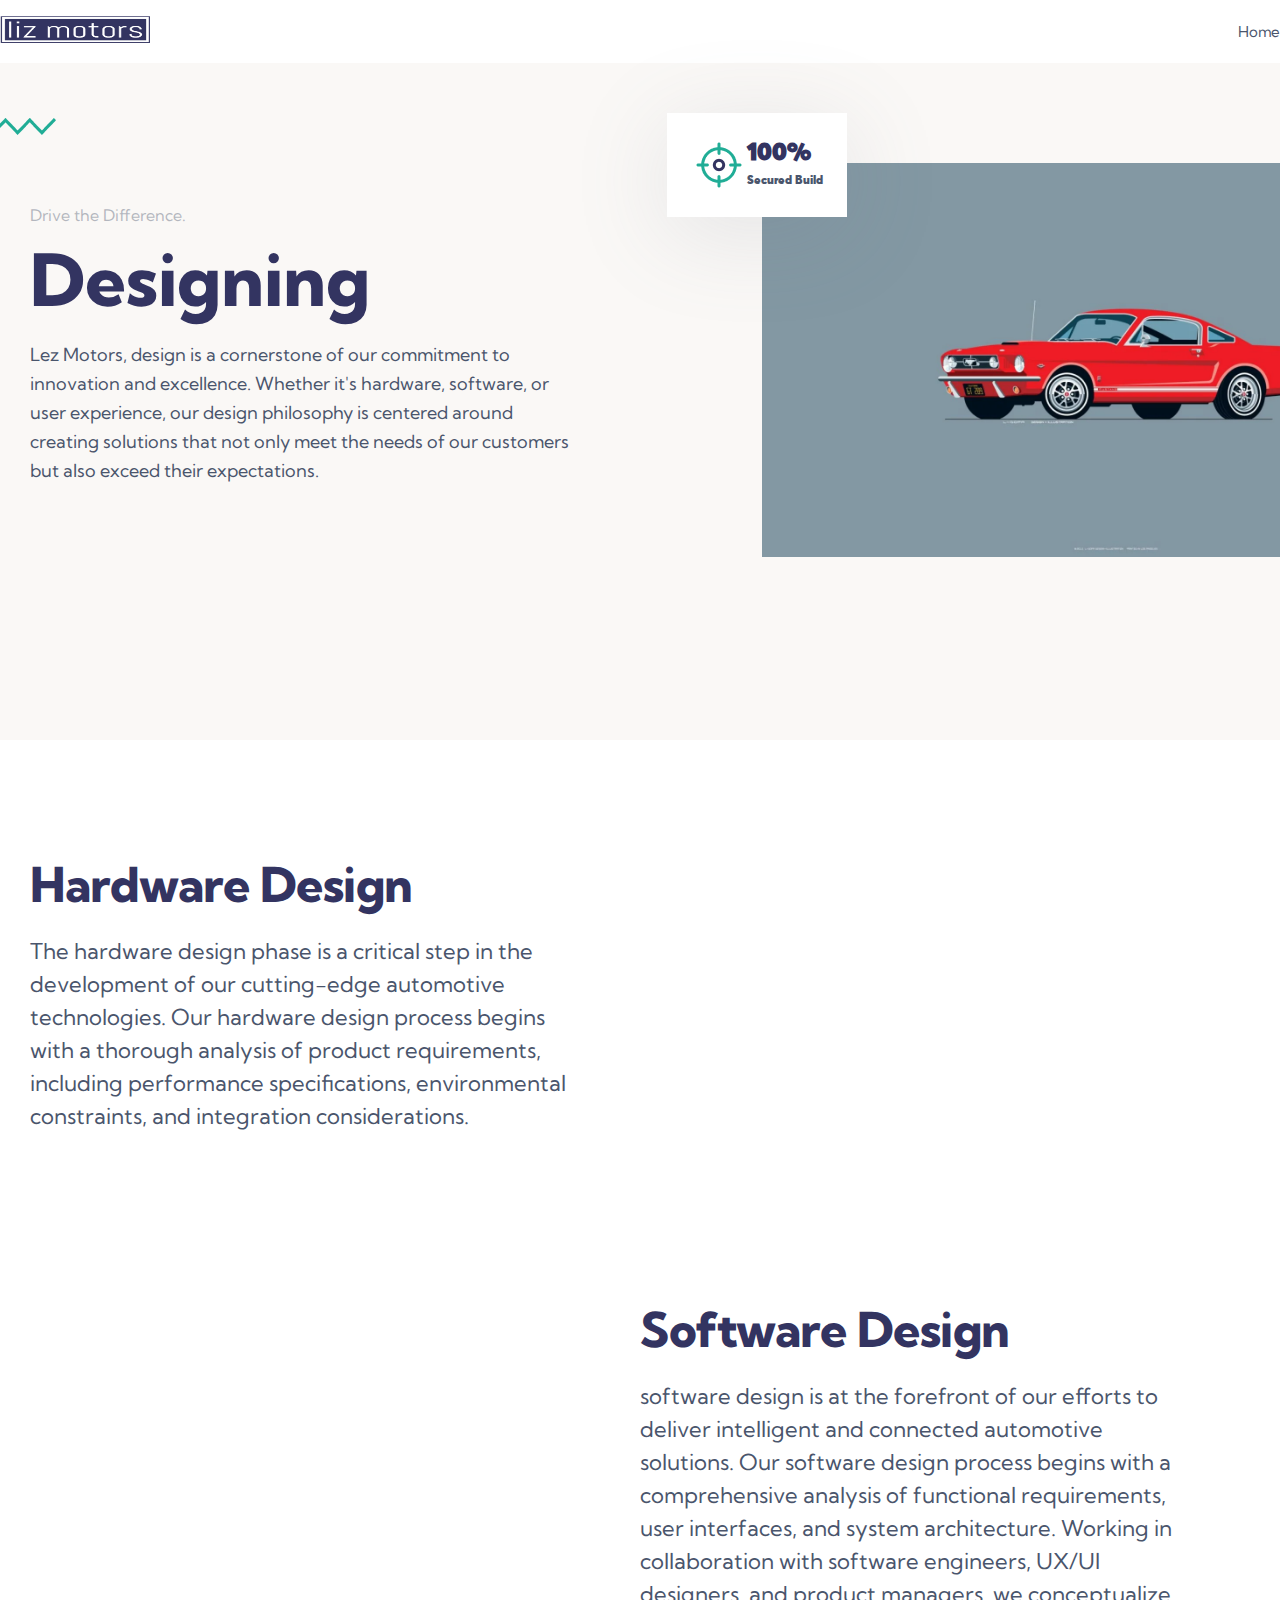
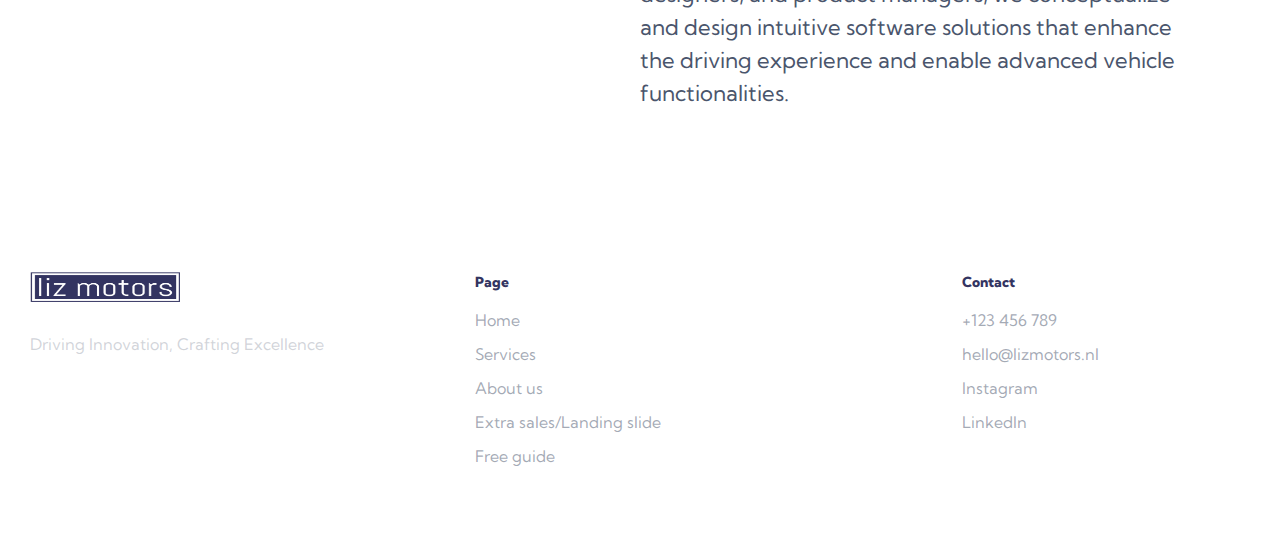
<file: Liz Motors/Designing.html>
<!DOCTYPE html>
<html lang="en">
<head>
    <meta charset="UTF-8">
    <meta name="viewport" content="width=device-width, initial-scale=1.0">
    <link rel="preconnect" href="https://fonts.googleapis.com">
    <link rel="preconnect" href="https://fonts.gstatic.com" crossorigin>
    <link href="https://fonts.googleapis.com/css2?family=Kumbh+Sans:wght@100;200;300;400;500;600;700;800;900" rel="stylesheet">
    <link rel="stylesheet" href="index.css">
    <link rel="stylesheet" href="https://cdnjs.cloudflare.com/ajax/libs/OwlCarousel2/2.3.4/assets/owl.carousel.min.css">
    <link rel="stylesheet" href="https://cdnjs.cloudflare.com/ajax/libs/OwlCarousel2/2.3.4/assets/owl.theme.default.min.css">
    <link href="https://unpkg.com/aos@2.3.1/dist/aos.css" rel="stylesheet">
   
    <title>Happy Coaching</title>
</head>
<body>
    <header>
        <div class="container">
            <nav id="navbar">
                <a href="index.html"><img src="./assets/liz.png" class="main-logo"></a>
                <div class="nav-links" id="navLinks">
                    <div class="close">
                        <img src="./assets/xmark-solid.svg" class="icon" alt="image SVG" onclick="hideMenu()">
                    </div>
                    <ul>
                        <li><a class="nav-content" href="index.html">Home</a></li>
                    </ul>
                </div>
                  <div class="toggleNavbar">
                     <img src="./assets/bars-solid.svg" class="icon" id="" alt="image SVG" onclick="showMenu()">
                  </div>
            </nav>
        </div>
    </header>
    <section class="hero-banner">
        <div class="container">
            <div class="zig-zag">
            <img src="./assets/Vector.png" class="zig-zag-img" alt="image SVG">
        </div>
            <div class="hero-banner-content">
                <div class="banner-text-content">
                    <h2>Drive the Difference.</h2>
                    <h1>Designing
                    </h1>
                    <p> Lez Motors, design is a cornerstone of our commitment to innovation and excellence. Whether it's hardware, software, or user experience, our design philosophy is centered around creating solutions that not only meet the needs of our customers but also exceed their expectations.</p>
                </div>
                <div class="banner-image-content">
                    <div class="success-rate animation-div">
                         <img src="./assets/target.png" class="target-image">
                         <div class="success-rate-text">
                         <h1>100%</h1>
                         <h2>Secured Build</h2>
                        </div>
                    </div>
                    <img src="./assets/ford.webp" class="banner-main-image animation-effect" alt="image SVG">
                </div>
            </div>

        </div>
    </section>

    <section class="free-guide-banner">
        <div class="container">
            <div class="guide-banner-content">
                <div class="guide-text-content">
                    <h1>Hardware Design</h1>
                    <h2> The hardware design phase is a critical step in the development of our cutting-edge automotive technologies. Our hardware design process begins with a thorough analysis of product requirements, including performance specifications, environmental constraints, and integration considerations.
                        </h2>
                 
                </div>
                <div data-aos="fade-down" data-aos-duration="2000" data-aos-once="false"class="guide-image-content">
                    <img src="./assets/pngtree-automotive-engineer-designing-a-3d-prototype-on-a-virtual-screen-image_3719263.jpg" class="guide-banner">
                </div>
            </div>
        </div>
    </section>

    <section class="free-guide-banner">
        <div class="container">
            <div class="guide-banner-content inverse">
                <div class="guide-text-content">
                    <h1>Software Design</h1>
                    <h2> software design is at the forefront of our efforts to deliver intelligent and connected automotive solutions. Our software design process begins with a comprehensive analysis of functional requirements, user interfaces, and system architecture. Working in collaboration with software engineers, UX/UI designers, and product managers, we conceptualize and design intuitive software solutions that enhance the driving experience and enable advanced vehicle functionalities.</h2>
                </div>
                <div data-aos="fade-down" data-aos-duration="2000" data-aos-once="false"class="guide-image-content">
                    <img src="./assets/ds.png" class="guide-banner">
                </div>
            </div>
        </div>
    </section>

    <footer class="footer">
        <div class="container">
          <div class="all-footer-content">
            <div class="company-detail">
                <div class="social-media">
                <img src="./assets/liz.png" class="footer-logo"  alt="image SVG">
                </div>
              <h1>Driving Innovation, Crafting Excellence</h1>  
            </div>
                <div class="main-information">
                <div class="information">
                  <h2>Page</h2>
                  <ul>
                      <li><a href="">Home</a></li>
                      <li><a href="">Services</a></li>
                      <li><a href="">About us</a></li>
                      <li><a href="">Extra sales/Landing slide</a></li>
                      <li><a href="">Free guide</a></li>
                  </ul>
                </div>
                <div class="information">
                <h2>Contact</h2>
                <ul>
                    <li><a href="">+123 456 789</a></li>
                    <li><a href="">hello@lizmotors.nl</a></li>
                    <li><a href=""> Instagram</a></li>
                    <li><a href=""> LinkedIn</a></li>
                </ul>
                </div>
            </div>
           
          </div>
        
      </footer>
      <script src="https://unpkg.com/aos@2.3.1/dist/aos.js"></script>
      <script src="https://code.jquery.com/jquery-3.6.0.min.js"></script>
      <script src="https://cdnjs.cloudflare.com/ajax/libs/OwlCarousel2/2.3.4/owl.carousel.min.js"></script>
      <script src="script.js" defer></script>
      <script>
   $(document).ready(function () {
    var $customerRating = $(".customer-rating");

    function setFadedClass() {
      
        $customerRating.find('.customer-feedback').removeClass('faded');

        var $currentItem = $customerRating.find('.owl-item.active');
        $currentItem.not(':first').find('.customer-feedback').addClass('faded');
    }

    $customerRating.owlCarousel({
        loop: true,
        responsiveClass: true,
        nav: false,
        responsive: {
            320: {
                items: 1,
                nav: false
            },
            768: {
                items: 2,
                nav: false,
                loop: false
            },
            1024: {
                items: 2,
                nav: false,
                loop: false
            },
            1440: {
                items: 3,
                nav: true
            }
            
        },
        onInitialized: setFadedClass, 
        onTranslated: setFadedClass 
    });
});

    
    </script>
    
    
</body>
</html>
</file>
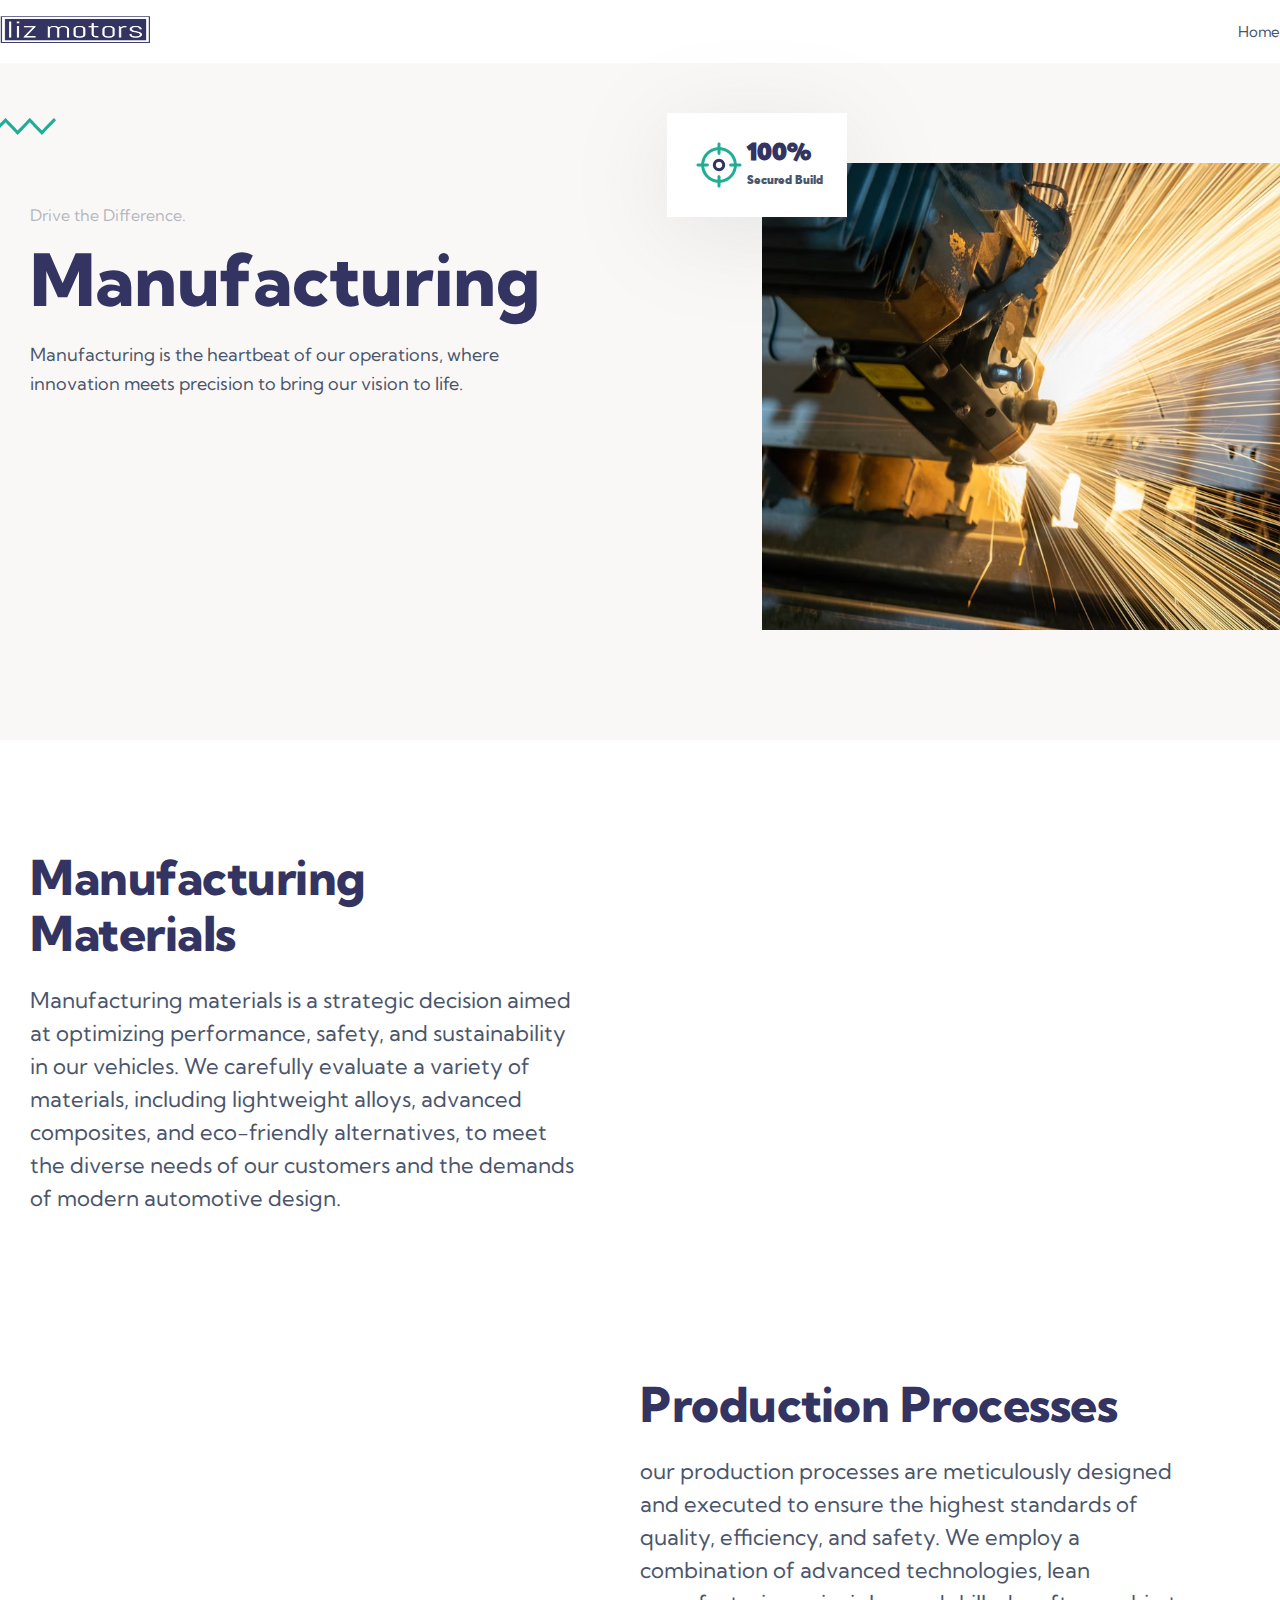
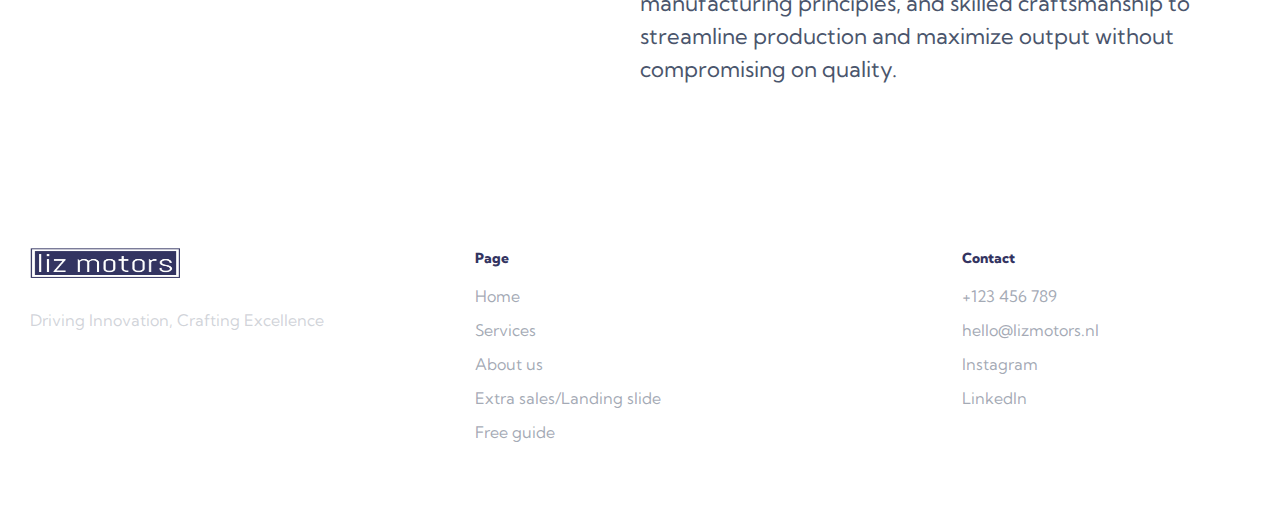
<file: Liz Motors/Manufacturing.html>
<!DOCTYPE html>
<html lang="en">
<head>
    <meta charset="UTF-8">
    <meta name="viewport" content="width=device-width, initial-scale=1.0">
    <link rel="preconnect" href="https://fonts.googleapis.com">
    <link rel="preconnect" href="https://fonts.gstatic.com" crossorigin>
    <link href="https://fonts.googleapis.com/css2?family=Kumbh+Sans:wght@100;200;300;400;500;600;700;800;900" rel="stylesheet">
    <link rel="stylesheet" href="index.css">
    <link rel="stylesheet" href="https://cdnjs.cloudflare.com/ajax/libs/OwlCarousel2/2.3.4/assets/owl.carousel.min.css">
    <link rel="stylesheet" href="https://cdnjs.cloudflare.com/ajax/libs/OwlCarousel2/2.3.4/assets/owl.theme.default.min.css">
    <link href="https://unpkg.com/aos@2.3.1/dist/aos.css" rel="stylesheet">
   
    <title>Happy Coaching</title>
</head>
<body>
    <header>
        <div class="container">
            <nav id="navbar">
                <a href="index.html"><img src="./assets/liz.png" class="main-logo"></a>
                <div class="nav-links" id="navLinks">
                    <div class="close">
                        <img src="./assets/xmark-solid.svg" class="icon" alt="image SVG" onclick="hideMenu()">
                    </div>
                    <ul>
                        <li><a class="nav-content" href="index.html">Home</a></li>
                    </ul>
                </div>
                  <div class="toggleNavbar">
                     <img src="./assets/bars-solid.svg" class="icon" id="" alt="image SVG" onclick="showMenu()">
                  </div>
            </nav>
        </div>
    </header>
    <section class="hero-banner">
        <div class="container">
            <div class="zig-zag">
            <img src="./assets/Vector.png" class="zig-zag-img" alt="image SVG">
        </div>
            <div class="hero-banner-content">
                <div class="banner-text-content">
                    <h2>Drive the Difference.</h2>
                    <h1>Manufacturing
                    </h1>
                    <p> Manufacturing is the heartbeat of our operations, where innovation meets precision to bring our vision to life. </p>
                </div>
                <div class="banner-image-content">
                    <div class="success-rate animation-div">
                         <img src="./assets/target.png" class="target-image">
                         <div class="success-rate-text">
                         <h1>100%</h1>
                         <h2>Secured Build</h2>
                        </div>
                    </div>
                    <img src="./assets/photo-1593106410288-caf65eca7c9d.avif" class="banner-main-image animation-effect" alt="image SVG">
                </div>
            </div>

        </div>
    </section>

    <section class="free-guide-banner">
        <div class="container">
            <div class="guide-banner-content">
                <div class="guide-text-content">
                    <h1>Manufacturing Materials</h1>
                    <h2>
                        Manufacturing materials is a strategic decision aimed at optimizing performance, safety, and sustainability in our vehicles. We carefully evaluate a variety of materials, including lightweight alloys, advanced composites, and eco-friendly alternatives, to meet the diverse needs of our customers and the demands of modern automotive design. </h2>
                 
                </div>
                <div data-aos="fade-down" data-aos-duration="2000" data-aos-once="false"class="guide-image-content">
                    <img src="./assets/factory-digitalization-two-industrial-engineers-600nw-2248569293.webp" class="guide-banner">
                </div>
            </div>
        </div>
    </section>

    <section class="free-guide-banner">
        <div class="container">
            <div class="guide-banner-content inverse">
                <div class="guide-text-content">
                    <h1>Production Processes</h1>
                    <h2>our production processes are meticulously designed and executed to ensure the highest standards of quality, efficiency, and safety. We employ a combination of advanced technologies, lean manufacturing principles, and skilled craftsmanship to streamline production and maximize output without compromising on quality. </h2>
                </div>
                <div data-aos="fade-down" data-aos-duration="2000" data-aos-once="false"class="guide-image-content">
                    <img src="./assets/industrial-high-tech-equipment-in-production-in-a-workshop-at-a-factory-free-photo.jpg" class="guide-banner">
                </div>
            </div>
        </div>
    </section>

    <footer class="footer">
        <div class="container">
          <div class="all-footer-content">
            <div class="company-detail">
                <div class="social-media">
                <img src="./assets/liz.png" class="footer-logo"  alt="image SVG">
                </div>
              <h1>Driving Innovation, Crafting Excellence</h1>  
            </div>
                <div class="main-information">
                <div class="information">
                  <h2>Page</h2>
                  <ul>
                      <li><a href="">Home</a></li>
                      <li><a href="">Services</a></li>
                      <li><a href="">About us</a></li>
                      <li><a href="">Extra sales/Landing slide</a></li>
                      <li><a href="">Free guide</a></li>
                  </ul>
                </div>
                <div class="information">
                <h2>Contact</h2>
                <ul>
                    <li><a href="">+123 456 789</a></li>
                    <li><a href="">hello@lizmotors.nl</a></li>
                    <li><a href=""> Instagram</a></li>
                    <li><a href=""> LinkedIn</a></li>
                </ul>
                </div>
            </div>
           
          </div>
        
      </footer>
      <script src="https://unpkg.com/aos@2.3.1/dist/aos.js"></script>
      <script src="https://code.jquery.com/jquery-3.6.0.min.js"></script>
      <script src="https://cdnjs.cloudflare.com/ajax/libs/OwlCarousel2/2.3.4/owl.carousel.min.js"></script>
      <script src="script.js" defer></script>
      <script>
   $(document).ready(function () {
    var $customerRating = $(".customer-rating");

    function setFadedClass() {
      
        $customerRating.find('.customer-feedback').removeClass('faded');

        var $currentItem = $customerRating.find('.owl-item.active');
        $currentItem.not(':first').find('.customer-feedback').addClass('faded');
    }

    $customerRating.owlCarousel({
        loop: true,
        responsiveClass: true,
        nav: false,
        responsive: {
            320: {
                items: 1,
                nav: false
            },
            768: {
                items: 2,
                nav: false,
                loop: false
            },
            1024: {
                items: 2,
                nav: false,
                loop: false
            },
            1440: {
                items: 3,
                nav: true
            }
            
        },
        onInitialized: setFadedClass, 
        onTranslated: setFadedClass 
    });
});

    
    </script>
    
    
</body>
</html>
</file>
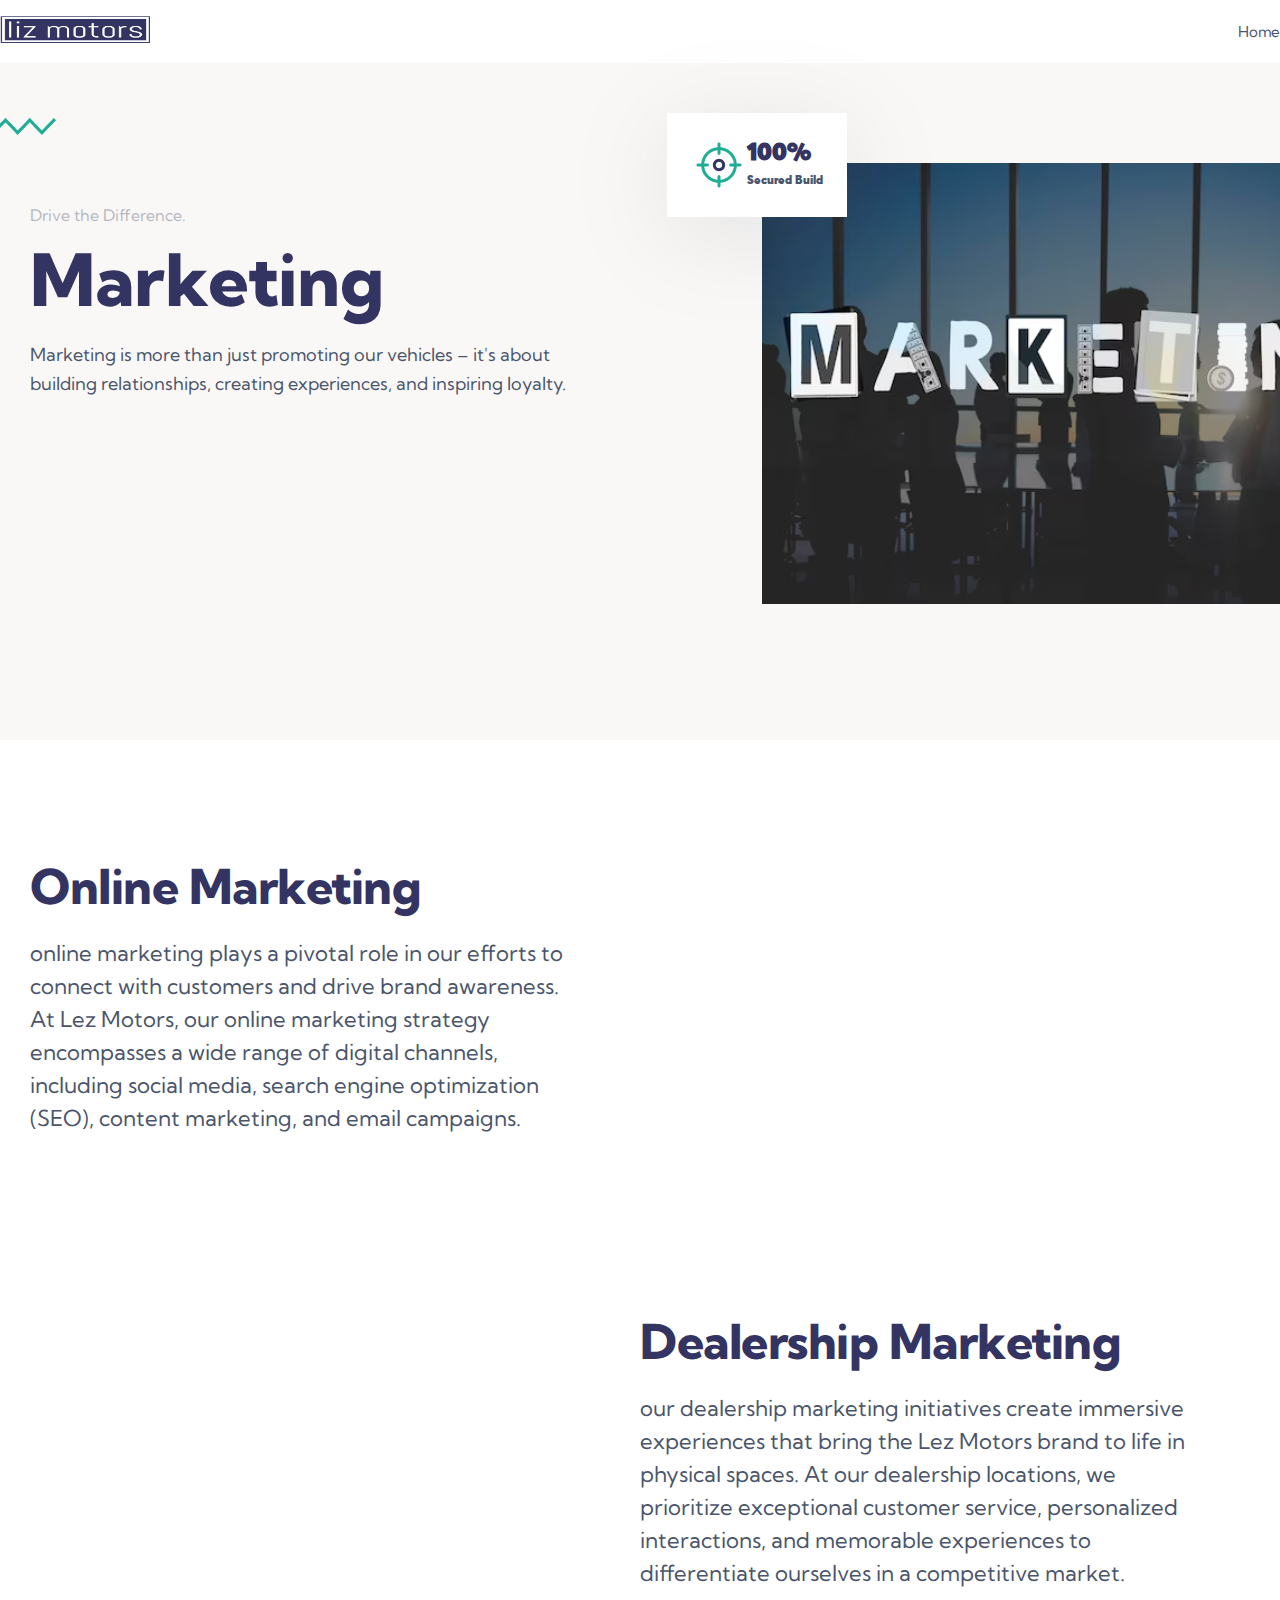
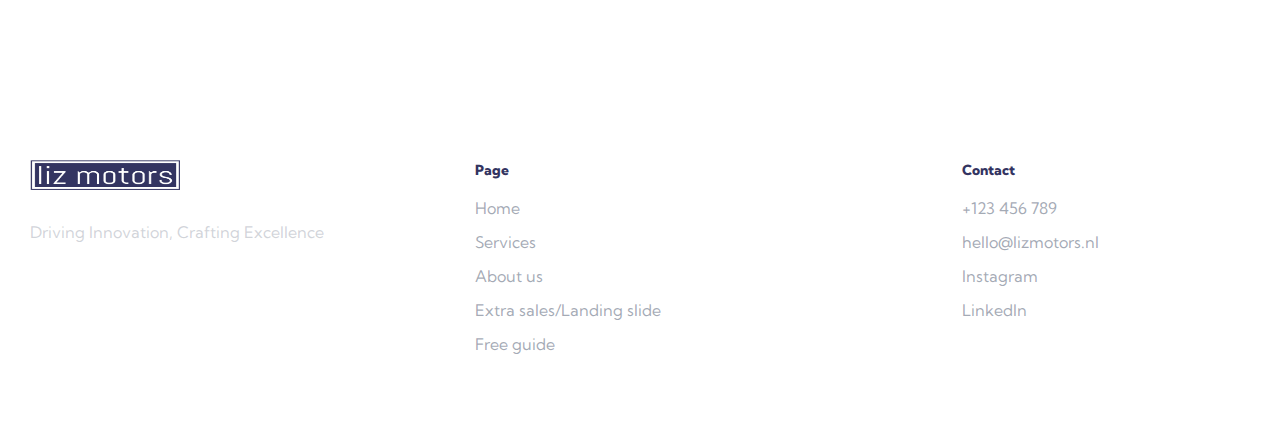
<file: Liz Motors/Marketing.html>
<!DOCTYPE html>
<html lang="en">
<head>
    <meta charset="UTF-8">
    <meta name="viewport" content="width=device-width, initial-scale=1.0">
    <link rel="preconnect" href="https://fonts.googleapis.com">
    <link rel="preconnect" href="https://fonts.gstatic.com" crossorigin>
    <link href="https://fonts.googleapis.com/css2?family=Kumbh+Sans:wght@100;200;300;400;500;600;700;800;900" rel="stylesheet">
    <link rel="stylesheet" href="index.css">
    <link rel="stylesheet" href="https://cdnjs.cloudflare.com/ajax/libs/OwlCarousel2/2.3.4/assets/owl.carousel.min.css">
    <link rel="stylesheet" href="https://cdnjs.cloudflare.com/ajax/libs/OwlCarousel2/2.3.4/assets/owl.theme.default.min.css">
    <link href="https://unpkg.com/aos@2.3.1/dist/aos.css" rel="stylesheet">
   
    <title>Happy Coaching</title>
</head>
<body>
    <header>
        <div class="container">
            <nav id="navbar">
                <a href="index.html"><img src="./assets/liz.png" class="main-logo"></a>
                <div class="nav-links" id="navLinks">
                    <div class="close">
                        <img src="./assets/xmark-solid.svg" class="icon" alt="image SVG" onclick="hideMenu()">
                    </div>
                    <ul>
                        <li><a class="nav-content" href="index.html">Home</a></li>
                    </ul>
                </div>
                  <div class="toggleNavbar">
                     <img src="./assets/bars-solid.svg" class="icon" id="" alt="image SVG" onclick="showMenu()">
                  </div>
            </nav>
        </div>
    </header>
    <section class="hero-banner">
        <div class="container">
            <div class="zig-zag">
            <img src="./assets/Vector.png" class="zig-zag-img" alt="image SVG">
        </div>
            <div class="hero-banner-content">
                <div class="banner-text-content">
                    <h2>Drive the Difference.</h2>
                    <h1>Marketing
                    </h1>
                    <p>Marketing is more than just promoting our vehicles – it's about building relationships, creating experiences, and inspiring loyalty.  </p>
                </div>
                <div class="banner-image-content">
                    <div class="success-rate animation-div">
                         <img src="./assets/target.png" class="target-image">
                         <div class="success-rate-text">
                         <h1>100%</h1>
                         <h2>Secured Build</h2>
                        </div>
                    </div>
                    <img src="./assets/marketing-strategy-business-commerce-solution-concept_53876-95874.avif" class="banner-main-image animation-effect" alt="image SVG">
                </div>
            </div>

        </div>
    </section>

    <section class="free-guide-banner">
        <div class="container">
            <div class="guide-banner-content">
                <div class="guide-text-content">
                    <h1>Online Marketing</h1>
                    <h2>
                        online marketing plays a pivotal role in our efforts to connect with customers and drive brand awareness. At Lez Motors, our online marketing strategy encompasses a wide range of digital channels, including social media, search engine optimization (SEO), content marketing, and email campaigns.
                    </h2>
                 
                </div>
                <div data-aos="fade-down" data-aos-duration="2000" data-aos-once="false"class="guide-image-content">
                    <img src="./assets/mds.png" class="guide-banner">
                </div>
            </div>
        </div>
    </section>

    <section class="free-guide-banner">
        <div class="container">
            <div class="guide-banner-content inverse">
                <div class="guide-text-content">
                    <h1>Dealership Marketing</h1>
                    <h2>our dealership marketing initiatives create immersive experiences that bring the Lez Motors brand to life in physical spaces. At our dealership locations, we prioritize exceptional customer service, personalized interactions, and memorable experiences to differentiate ourselves in a competitive market.</h2>
                </div>
                <div data-aos="fade-down" data-aos-duration="2000" data-aos-once="false"class="guide-image-content">
                    <img src="./assets/wp1973405.jpg" class="guide-banner">
                </div>
            </div>
        </div>
    </section>

    <footer class="footer">
        <div class="container">
          <div class="all-footer-content">
            <div class="company-detail">
                <div class="social-media">
                <img src="./assets/liz.png" class="footer-logo"  alt="image SVG">
                </div>
              <h1>Driving Innovation, Crafting Excellence</h1>  
            </div>
                <div class="main-information">
                <div class="information">
                  <h2>Page</h2>
                  <ul>
                      <li><a href="">Home</a></li>
                      <li><a href="">Services</a></li>
                      <li><a href="">About us</a></li>
                      <li><a href="">Extra sales/Landing slide</a></li>
                      <li><a href="">Free guide</a></li>
                  </ul>
                </div>
                <div class="information">
                <h2>Contact</h2>
                <ul>
                    <li><a href="">+123 456 789</a></li>
                    <li><a href="">hello@lizmotors.nl</a></li>
                    <li><a href=""> Instagram</a></li>
                    <li><a href=""> LinkedIn</a></li>
                </ul>
                </div>
            </div>
           
          </div>
        
      </footer>
      <script src="https://unpkg.com/aos@2.3.1/dist/aos.js"></script>
      <script src="https://code.jquery.com/jquery-3.6.0.min.js"></script>
      <script src="https://cdnjs.cloudflare.com/ajax/libs/OwlCarousel2/2.3.4/owl.carousel.min.js"></script>
      <script src="script.js" defer></script>
      <script>
   $(document).ready(function () {
    var $customerRating = $(".customer-rating");

    function setFadedClass() {
      
        $customerRating.find('.customer-feedback').removeClass('faded');

        var $currentItem = $customerRating.find('.owl-item.active');
        $currentItem.not(':first').find('.customer-feedback').addClass('faded');
    }

    $customerRating.owlCarousel({
        loop: true,
        responsiveClass: true,
        nav: false,
        responsive: {
            320: {
                items: 1,
                nav: false
            },
            768: {
                items: 2,
                nav: false,
                loop: false
            },
            1024: {
                items: 2,
                nav: false,
                loop: false
            },
            1440: {
                items: 3,
                nav: true
            }
            
        },
        onInitialized: setFadedClass, 
        onTranslated: setFadedClass 
    });
});

    
    </script>
    
    
</body>
</html>
</file>
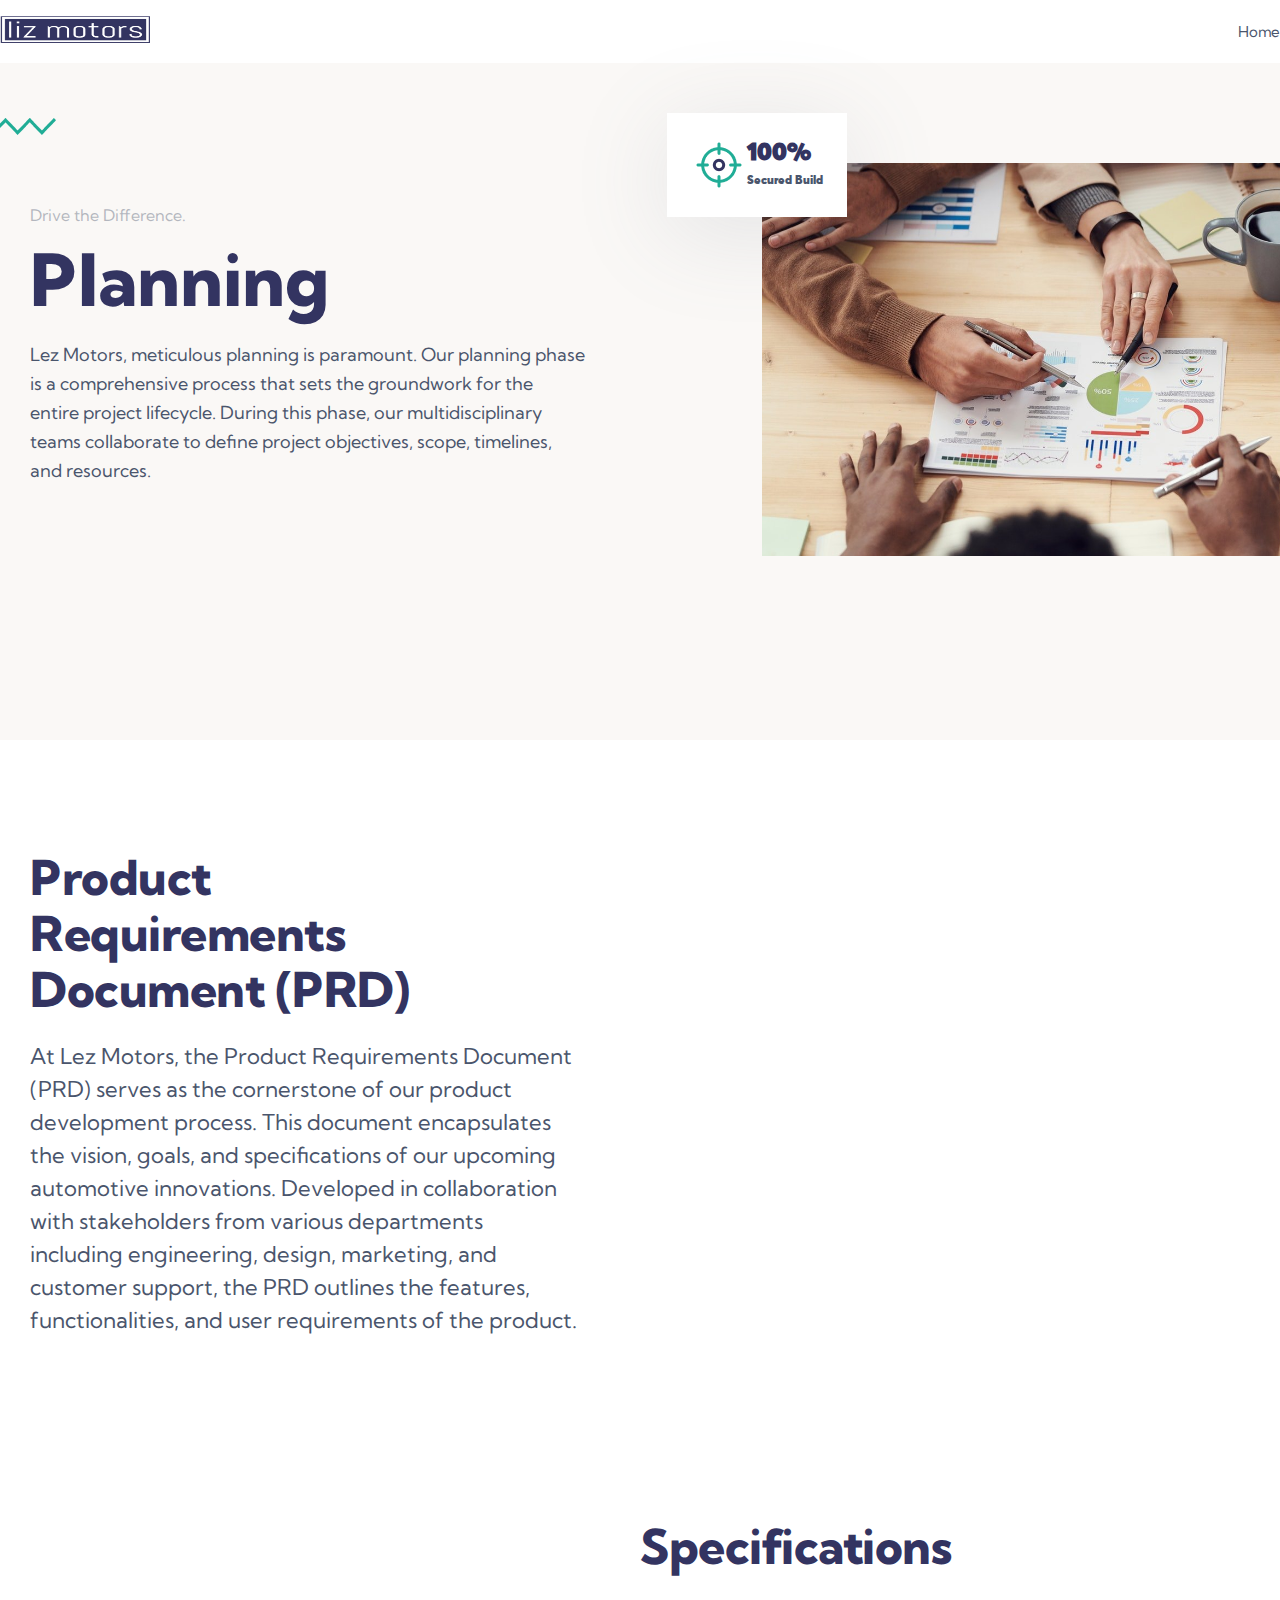
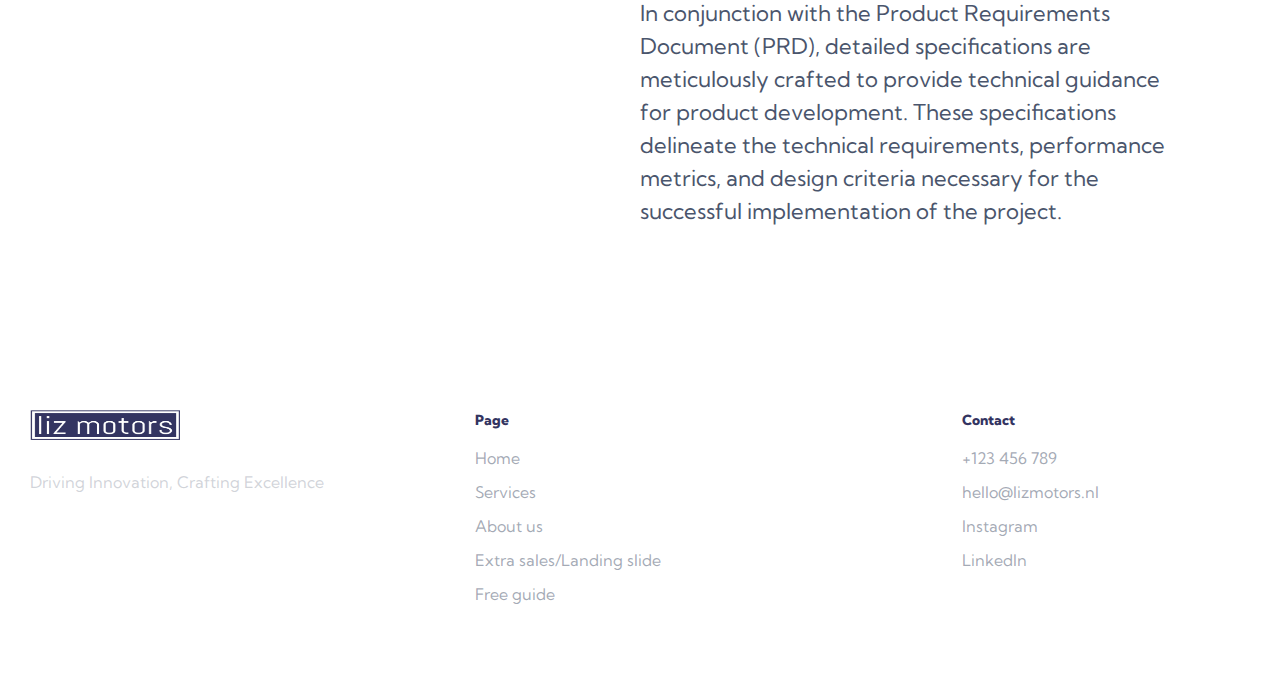
<file: Liz Motors/Planning.html>
<!DOCTYPE html>
<html lang="en">
<head>
    <meta charset="UTF-8">
    <meta name="viewport" content="width=device-width, initial-scale=1.0">
    <link rel="preconnect" href="https://fonts.googleapis.com">
    <link rel="preconnect" href="https://fonts.gstatic.com" crossorigin>
    <link href="https://fonts.googleapis.com/css2?family=Kumbh+Sans:wght@100;200;300;400;500;600;700;800;900" rel="stylesheet">
    <link rel="stylesheet" href="index.css">
    <link rel="stylesheet" href="https://cdnjs.cloudflare.com/ajax/libs/OwlCarousel2/2.3.4/assets/owl.carousel.min.css">
    <link rel="stylesheet" href="https://cdnjs.cloudflare.com/ajax/libs/OwlCarousel2/2.3.4/assets/owl.theme.default.min.css">
    <link href="https://unpkg.com/aos@2.3.1/dist/aos.css" rel="stylesheet">
   
    <title>Happy Coaching</title>
</head>
<body>
    <header>
        <div class="container">
            <nav id="navbar">
                <a href="index.html"><img src="./assets/liz.png" class="main-logo"></a>
                <div class="nav-links" id="navLinks">
                    <div class="close">
                        <img src="./assets/xmark-solid.svg" class="icon" alt="image SVG" onclick="hideMenu()">
                    </div>
                    <ul>
                        <li><a class="nav-content" href="index.html">Home</a></li>
                    </ul>
                </div>
                  <div class="toggleNavbar">
                     <img src="./assets/bars-solid.svg" class="icon" id="" alt="image SVG" onclick="showMenu()">
                  </div>
            </nav>
        </div>
    </header>
    <section class="hero-banner">
        <div class="container">
            <div class="zig-zag">
            <img src="./assets/Vector.png" class="zig-zag-img" alt="image SVG">
        </div>
            <div class="hero-banner-content">
                <div class="banner-text-content">
                    <h2>Drive the Difference.</h2>
                    <h1>Planning
                    </h1>
                    <p>Lez Motors, meticulous planning is paramount. Our planning phase is a comprehensive process that sets the groundwork for the entire project lifecycle. During this phase, our multidisciplinary teams collaborate to define project objectives, scope, timelines, and resources.
                    </p>
                </div>
                <div class="banner-image-content">
                    <div class="success-rate animation-div">
                         <img src="./assets/target.png" class="target-image">
                         <div class="success-rate-text">
                         <h1>100%</h1>
                         <h2>Secured Build</h2>
                        </div>
                    </div>
                    <img src="./assets/project-planing-services.jpg" class="banner-main-image animation-effect" alt="image SVG">
                </div>
            </div>

        </div>
    </section>

    <section class="free-guide-banner">
        <div class="container">
            <div class="guide-banner-content">
                <div class="guide-text-content">
                    <h1>Product Requirements Document (PRD)</h1>
                    <h2>
                        At Lez Motors, the Product Requirements Document (PRD) serves as the cornerstone of our product development process. This document encapsulates the vision, goals, and specifications of our upcoming automotive innovations.
                        Developed in collaboration with stakeholders from various departments including engineering, design, marketing, and customer support, the PRD outlines the features, functionalities, and user requirements of the product. 
                    </h2>
                 
                </div>
                <div data-aos="fade-down" data-aos-duration="2000" data-aos-once="false"class="guide-image-content">
                    <img src="./assets/oa-planing-1024x683.jpg" class="guide-banner">
                </div>
            </div>
        </div>
    </section>

    <section class="free-guide-banner">
        <div class="container">
            <div class="guide-banner-content inverse">
                <div class="guide-text-content">
                    <h1>Specifications</h1>
                    <h2>In conjunction with the Product Requirements Document (PRD), detailed specifications are meticulously crafted to provide technical guidance for product development. These specifications delineate the technical requirements, performance metrics, and design criteria necessary for the successful implementation of the project.</h2>
                </div>
                <div data-aos="fade-down" data-aos-duration="2000" data-aos-once="false"class="guide-image-content">
                    <img src="./assets/depositphotos_646819814-stock-photo-construction-concept-engineer-architect-working.webp" class="guide-banner">
                </div>
            </div>
        </div>
    </section>

    <footer class="footer">
        <div class="container">
          <div class="all-footer-content">
            <div class="company-detail">
                <div class="social-media">
                <img src="./assets/liz.png" class="footer-logo"  alt="image SVG">
                </div>
              <h1>Driving Innovation, Crafting Excellence</h1>  
            </div>
                <div class="main-information">
                <div class="information">
                  <h2>Page</h2>
                  <ul>
                      <li><a href="">Home</a></li>
                      <li><a href="">Services</a></li>
                      <li><a href="">About us</a></li>
                      <li><a href="">Extra sales/Landing slide</a></li>
                      <li><a href="">Free guide</a></li>
                  </ul>
                </div>
                <div class="information">
                <h2>Contact</h2>
                <ul>
                    <li><a href="">+123 456 789</a></li>
                    <li><a href="">hello@lizmotors.nl</a></li>
                    <li><a href=""> Instagram</a></li>
                    <li><a href=""> LinkedIn</a></li>
                </ul>
                </div>
            </div>
           
          </div>
        
      </footer>
      <script src="https://unpkg.com/aos@2.3.1/dist/aos.js"></script>
      <script src="https://code.jquery.com/jquery-3.6.0.min.js"></script>
      <script src="https://cdnjs.cloudflare.com/ajax/libs/OwlCarousel2/2.3.4/owl.carousel.min.js"></script>
      <script src="script.js" defer></script>
      <script>
   $(document).ready(function () {
    var $customerRating = $(".customer-rating");

    function setFadedClass() {
      
        $customerRating.find('.customer-feedback').removeClass('faded');

        var $currentItem = $customerRating.find('.owl-item.active');
        $currentItem.not(':first').find('.customer-feedback').addClass('faded');
    }

    $customerRating.owlCarousel({
        loop: true,
        responsiveClass: true,
        nav: false,
        responsive: {
            320: {
                items: 1,
                nav: false
            },
            768: {
                items: 2,
                nav: false,
                loop: false
            },
            1024: {
                items: 2,
                nav: false,
                loop: false
            },
            1440: {
                items: 3,
                nav: true
            }
            
        },
        onInitialized: setFadedClass, 
        onTranslated: setFadedClass 
    });
});

    
    </script>
    
    
</body>
</html>
</file>
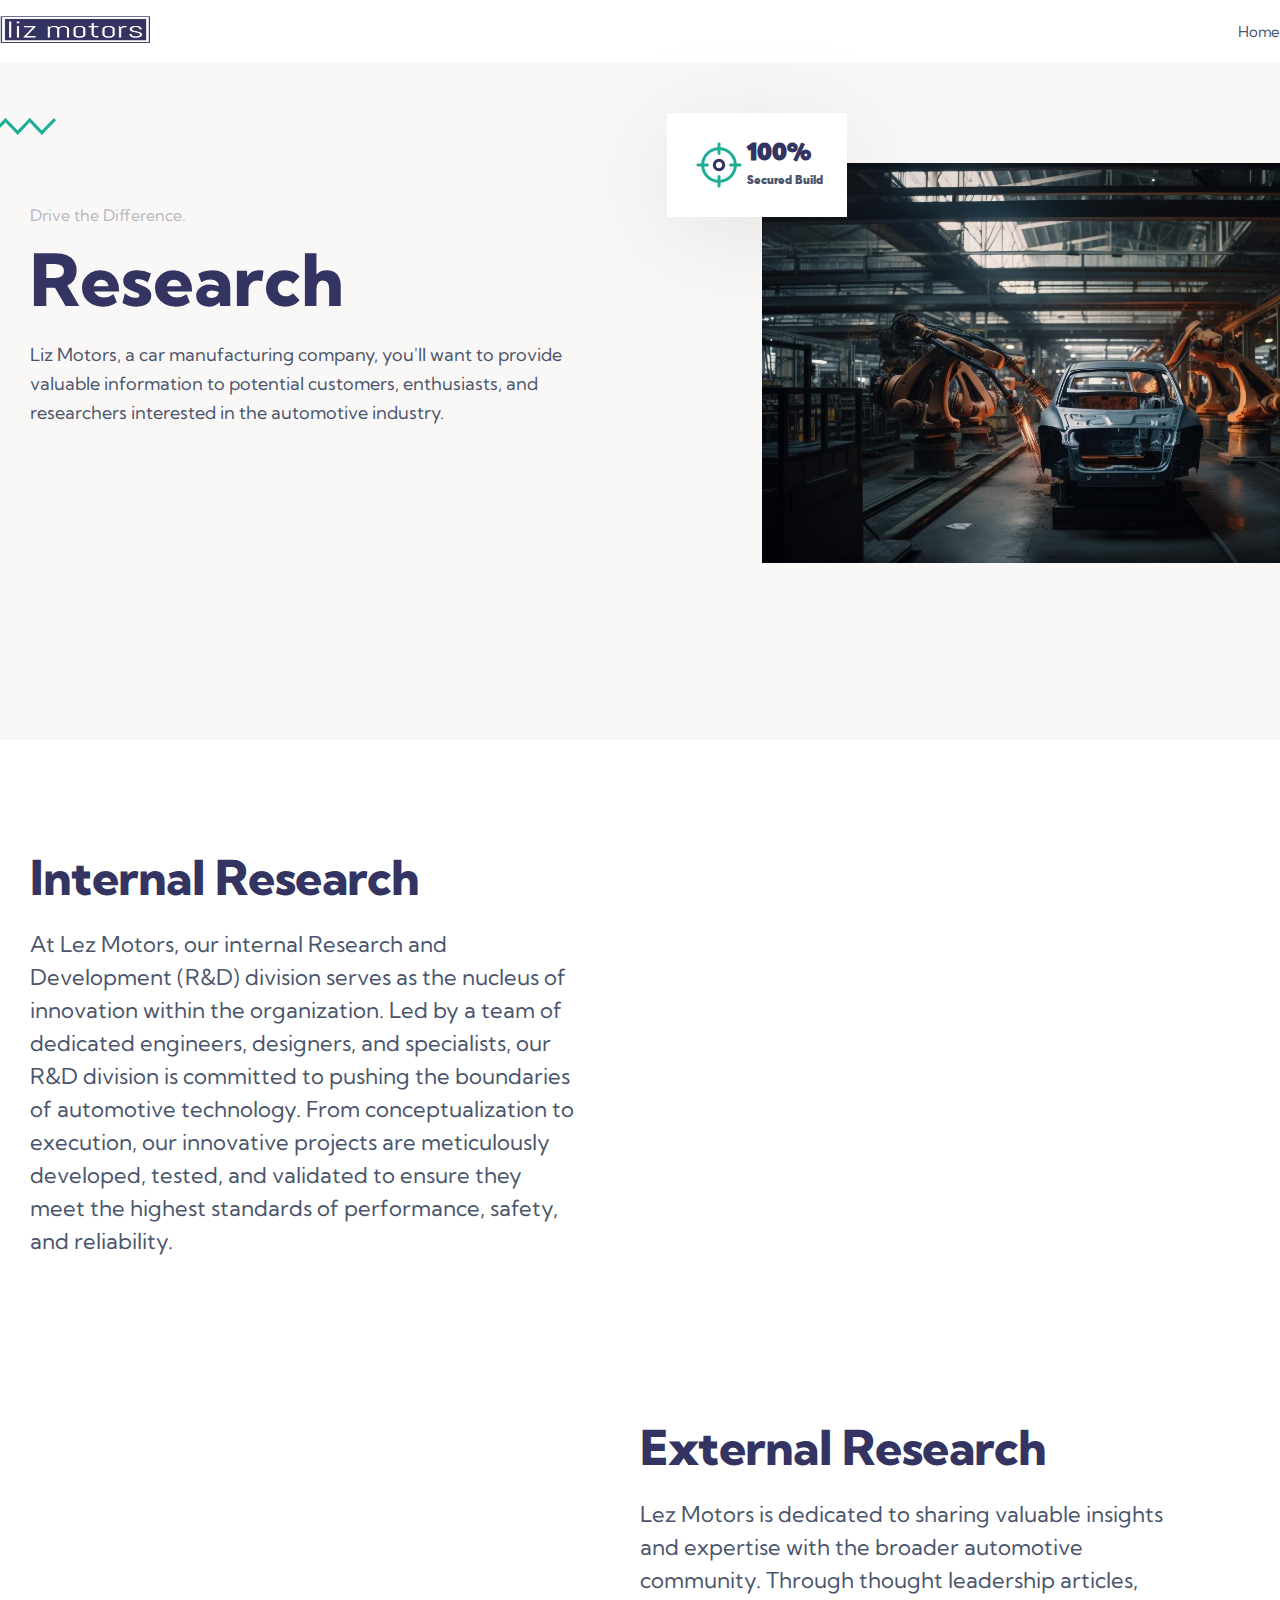
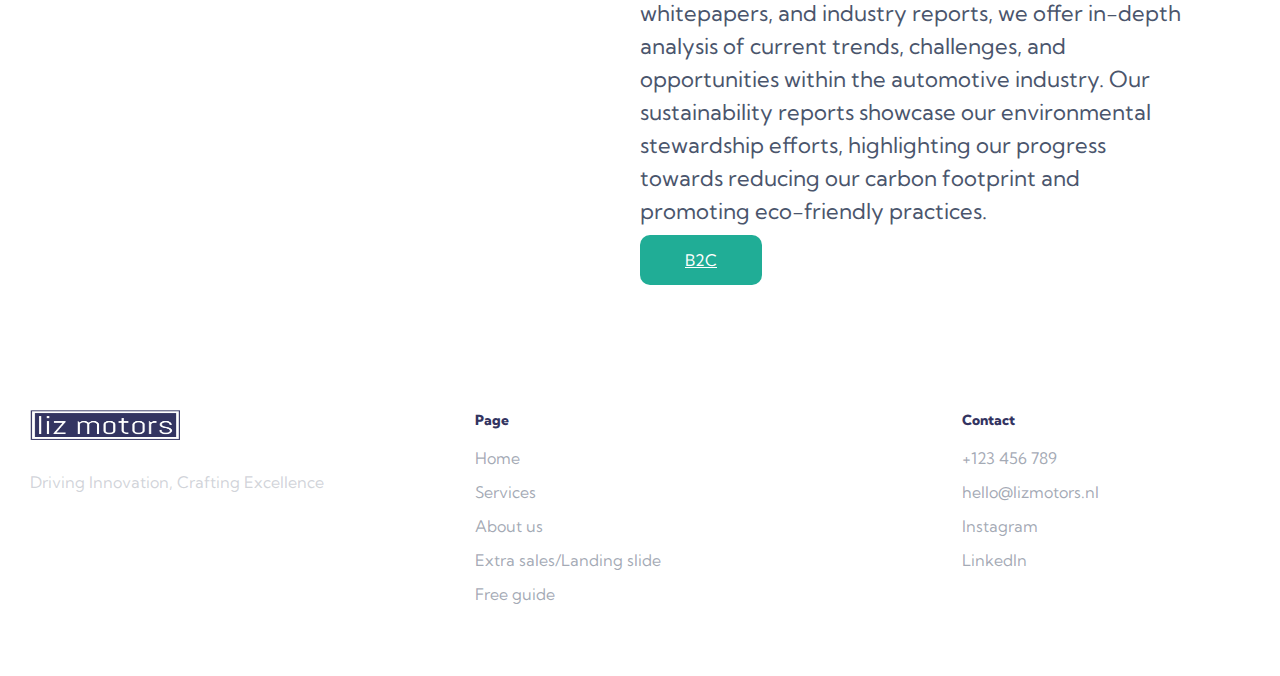
<file: Liz Motors/Research.html>
<!DOCTYPE html>
<html lang="en">
<head>
    <meta charset="UTF-8">
    <meta name="viewport" content="width=device-width, initial-scale=1.0">
    <link rel="preconnect" href="https://fonts.googleapis.com">
    <link rel="preconnect" href="https://fonts.gstatic.com" crossorigin>
    <link href="https://fonts.googleapis.com/css2?family=Kumbh+Sans:wght@100;200;300;400;500;600;700;800;900" rel="stylesheet">
    <link rel="stylesheet" href="index.css">
    <link rel="stylesheet" href="https://cdnjs.cloudflare.com/ajax/libs/OwlCarousel2/2.3.4/assets/owl.carousel.min.css">
    <link rel="stylesheet" href="https://cdnjs.cloudflare.com/ajax/libs/OwlCarousel2/2.3.4/assets/owl.theme.default.min.css">
    <link href="https://unpkg.com/aos@2.3.1/dist/aos.css" rel="stylesheet">
   
    <title>Happy Coaching</title>
</head>
<body>
    <header>
        <div class="container">
            <nav id="navbar">
                <a href="index.html"><img src="./assets/liz.png" class="main-logo"></a>
                <div class="nav-links" id="navLinks">
                    <div class="close">
                        <img src="./assets/xmark-solid.svg" class="icon" alt="image SVG" onclick="hideMenu()">
                    </div>
                    <ul>
                        <li><a class="nav-content" href="index.html">Home</a></li>
                    </ul>
                </div>
                  <div class="toggleNavbar">
                     <img src="./assets/bars-solid.svg" class="icon" id="" alt="image SVG" onclick="showMenu()">
                  </div>
            </nav>
        </div>
    </header>
    <section class="hero-banner">
        <div class="container">
            <div class="zig-zag">
            <img src="./assets/Vector.png" class="zig-zag-img" alt="image SVG">
        </div>
            <div class="hero-banner-content">
                <div class="banner-text-content">
                    <h2>Drive the Difference.</h2>
                    <h1>Research
                    </h1>
                    <p>Liz Motors, a car manufacturing company, you'll want to provide valuable information to potential customers, enthusiasts, and researchers interested in the automotive industry.
                    </p>
                </div>
                <div class="banner-image-content">
                    <div class="success-rate animation-div">
                         <img src="./assets/target.png" class="target-image">
                         <div class="success-rate-text">
                         <h1>100%</h1>
                         <h2>Secured Build</h2>
                        </div>
                    </div>
                    <img src="./assets/research.jpg" class="banner-main-image animation-effect" alt="image SVG">
                </div>
            </div>

        </div>
    </section>

    <section class="free-guide-banner">
        <div class="container">
            <div class="guide-banner-content">
                <div class="guide-text-content">
                    <h1>Internal Research</h1>
                    <h2>
                        At Lez Motors, our internal Research and Development (R&D) division serves as the nucleus of innovation within the organization.
                         Led by a team of dedicated engineers, designers, and specialists, our R&D division is committed to pushing the boundaries of automotive technology.
                          From conceptualization to execution, our innovative projects are meticulously developed, tested, and validated to ensure they meet the highest standards of performance, safety, and reliability. 
                        
                        
                    </h2>
                 
                </div>
                <div data-aos="fade-down" data-aos-duration="2000" data-aos-once="false"class="guide-image-content">
                    <img src="./assets/volkswagen-golf-gti-car-vehicle-wallpaper-preview.jpg" class="guide-banner">
                </div>
            </div>
        </div>
    </section>

    <section class="free-guide-banner">
        <div class="container">
            <div class="guide-banner-content inverse">
                <div class="guide-text-content">
                    <h1>External Research</h1>
                    <h2> Lez Motors is dedicated to sharing valuable insights and expertise with the broader automotive community. 
                        Through thought leadership articles, whitepapers, and industry reports, we offer in-depth analysis of current trends,
                         challenges, and opportunities within the automotive industry. Our sustainability reports showcase our environmental stewardship efforts, highlighting our progress towards reducing our carbon footprint and promoting eco-friendly practices.
                    </h2>
                    <a href="b2c.html" class="free-guide-btn">B2C</a>

                </div>
                <div data-aos="fade-down" data-aos-duration="2000" data-aos-once="false"class="guide-image-content">
                    <img src="./assets/AutoSupplierUsingAPSsoftware.jpg" class="guide-banner">
                </div>
            </div>
        </div>
    </section>

    <footer class="footer">
        <div class="container">
          <div class="all-footer-content">
            <div class="company-detail">
                <div class="social-media">
                <img src="./assets/liz.png" class="footer-logo"  alt="image SVG">
                </div>
              <h1>Driving Innovation, Crafting Excellence</h1>  
            </div>
                <div class="main-information">
                <div class="information">
                  <h2>Page</h2>
                  <ul>
                      <li><a href="">Home</a></li>
                      <li><a href="">Services</a></li>
                      <li><a href="">About us</a></li>
                      <li><a href="">Extra sales/Landing slide</a></li>
                      <li><a href="">Free guide</a></li>
                  </ul>
                </div>
                <div class="information">
                <h2>Contact</h2>
                <ul>
                    <li><a href="">+123 456 789</a></li>
                    <li><a href="">hello@lizmotors.nl</a></li>
                    <li><a href=""> Instagram</a></li>
                    <li><a href=""> LinkedIn</a></li>
                </ul>
                </div>
            </div>
           
          </div>
        
      </footer>
      <script src="https://unpkg.com/aos@2.3.1/dist/aos.js"></script>
      <script src="https://code.jquery.com/jquery-3.6.0.min.js"></script>
      <script src="https://cdnjs.cloudflare.com/ajax/libs/OwlCarousel2/2.3.4/owl.carousel.min.js"></script>
      <script src="script.js" defer></script>
      <script>
   $(document).ready(function () {
    var $customerRating = $(".customer-rating");

    function setFadedClass() {
      
        $customerRating.find('.customer-feedback').removeClass('faded');

        var $currentItem = $customerRating.find('.owl-item.active');
        $currentItem.not(':first').find('.customer-feedback').addClass('faded');
    }

    $customerRating.owlCarousel({
        loop: true,
        responsiveClass: true,
        nav: false,
        responsive: {
            320: {
                items: 1,
                nav: false
            },
            768: {
                items: 2,
                nav: false,
                loop: false
            },
            1024: {
                items: 2,
                nav: false,
                loop: false
            },
            1440: {
                items: 3,
                nav: true
            }
            
        },
        onInitialized: setFadedClass, 
        onTranslated: setFadedClass 
    });
});

    
    </script>
    
    
</body>
</html>
</file>
<file: Liz Motors/index.css>
@font-face {
    font-family: 'AvertaStd-Black';
    src: url('./assets/Fonts/AvertaStd-Black/AvertaStd-Black.woff') format('woff');
}

*{
    margin: 0; 
    padding: 0;
    font-family: 'Kumbh Sans', sans-serif;
    box-sizing: border-box;
}
.container{
    margin-left: auto;
    margin-right: auto;
    max-width: 1440px;

}


/* -----------------------------navbar---------------------- */
header{
    padding-top: 16px;
    padding-bottom: 16px;
    overflow-x: hidden;


}
nav{
    display: flex;  
    justify-content: space-between;
    align-items: center;

}
.nav-links{
    display: flex;  
    justify-content: flex-end;
    align-items: center;
    

}
.main-logo{
    width: 150px;
    height: 27px;
}

nav img{
    width: 150px;
}

.nav-links{
    width: 100%;
    text-align: right;
   
}

.nav-links ul{
    align-items: center;
    padding-left: 0%;
    margin-bottom: 0%;
    display: inline-flex;
    align-items: center;
}
.nav-links ul li{
    list-style: none;
    display: inline-block;
    position: relative;
    margin-right: 30px;
}

.nav-links ul li:last-child{
    margin-right: 0px; 
}



.signup{
    padding: 11px 16px;
    background-color:#20AD96;
    border-radius: 7px;
    white-space: nowrap;
    color: white;
    font-weight: 600;
    line-height: 130%;
    cursor: pointer;
}
.signup:hover{
    background-color: #e1e1e1;
    color: #20AD96;
}




.nav-content{
    color: #4A556C;
    text-align: right;
    font-size: 15px;
    font-weight: 400;
    line-height: 24px;
    letter-spacing: -0.3px;
    text-decoration: none;
  
}

.nav-content:hover{
    color: #20AD96;
  }

  


.us{
    text-decoration: none;
    color: #FFF;
    text-align: right;
    font-size: 14px;
    font-style: normal;
    font-weight: 600;
    line-height: 130%;
    color: inherit; 

}
 
.icon{
    display: none;
    margin: 10px;
    padding: 5px;
    
}
body.lock-scroll{
    overflow: hidden;
}

/* ------------------------------------------HERO-BANNER----------------------------------------- */

.hero-banner{
    background: #FAF8F6;
    height: auto;
    position: relative;
    margin-bottom: 110px;
    height: 677px;
}
.zig-zag{
    position: relative;
}
.zig-zag-img{
    top: 55px;
    position:absolute;
    left: -45px;
}

.hero-banner-content{
    padding: 0px 30px;
    display: flex;
}
.banner-text-content{
    padding-top: 140px;
    width: 60%;
}
.banner-text-content h2{
    color: var(--gray-800, #4A556C);
    font-size: 16px;
    font-weight: 400;
    line-height: 24px; 
    opacity: 0.4;
    margin-bottom: 10px;

}

.banner-text-content h1{
    color: #333461;
    font-size: 72px;
    font-style: normal;
    font-weight: 800;
    max-width: 676px;
    line-height: 86.4px; 
    margin-bottom: 18px;
}

.banner-text-content p{
    color: #4A556C;
    font-size: 18px;
    font-style: normal;
    font-weight: 400;
    max-width: 555px;
    line-height: 28.8px;
    margin-bottom: 18px;
}

.free-guide-btn{
    padding: 15px 45px;
    border-radius: 10px;
    background: #20AD96;
    border: none;
    color: white;
    cursor: pointer;
}

.free-guide-btn:hover{
    font-weight: 700;
    color: #20AD96;
    background-color: #e1e1e1;
}
.banner-image-content{
    position: relative;
    width: 40%;
    padding-top: 100px;
}

.success-rate{
    max-width: 240px;
    max-height: 105px;
    display: flex;
    justify-content: space-between;
    background: #FFF;
    box-shadow: 0px 16px 96px 0px rgba(111, 124, 144, 0.16);
    padding: 24px;
    position: absolute;
    top: 50px;
    left: -95px;
    z-index: 1;
}

.success-rate h1{
    color: #333461;
    font-family: AvertaStd-Black;
    font-size: 24px;
    font-style: normal;
    font-weight: bold;
    line-height: 32px;

}

.success-rate h2{
    color: #4A556C;
    font-family: AvertaStd-Black;
    font-size: 12px;
    font-style: normal;
    font-weight: 400;
    line-height: 24px; 

}
.target-image{
    width: 56px;
    height: 56px;

}
.banner-main-image{
    width:700px;
    height: auto;
    
}
.animation-div,
.animation-effect {
    opacity: 0;
    transform: translateY(60px);
    transition: opacity 1s, transform 0.5s;
}

.animation-div.animate,
.animation-effect.animate {
    opacity: 1;
    transform: translateY(0);
}
.inverse{
    flex-direction: row-reverse;
    justify-content: space-between;
}
/* ---------------------------------------SCERVICES_OFFERE--------------------------------------------- */
.services-offered{
    margin-bottom: 60px;
}
.services-offered-content{
    padding: 0px 150px;
}
.blue-vector{
    width: 100px;
    height: 17px;
    margin-bottom: 16px;
}
.services-text-content{
    display: flex;
    margin-bottom: 16px;
}
.frist-content{
    margin-bottom: 30px;
}
.services-text-content h1{
    color: #333461;
    font-size: 48px;
    font-style: normal;
    font-weight: 800;
    line-height: 56px;
    max-width: 500px; 
    margin-right: 70px;
}
.services-para-content{
    max-width: 468px; 
}
.services-text-content p{
    color: #4A556C;
    font-size: 17px;
    font-style: normal;
    font-weight: 400;
    line-height: 25px; 
  
}

.various-services{
    display: grid;
    grid-template-columns: repeat(3 ,1fr);

}
.services-list{
    padding: 40px;
}
.services-list-image{
    width: 72px;
    height: 72px;
    margin-bottom: 32px;
}

.services-list h1{
    color: var(--gray-900, #041434);
    font-size: 24px;
    font-style: normal;
    font-weight: 700;
    line-height: 32px;
    margin-bottom: 16px;
}

.services-list p{
    color: var(--gray-800, #4A556C);
    font-size: 16px;
    font-style: normal;
    font-weight: 400;
    line-height: 24px;
    max-width: 305px;

}

/* ------------------------------------CUSTOMER-REVIEW--------------------------------------- */

.customer-review{
    background: #FAF8F6;
    padding-bottom: 120px;

}
.customer-review-content{
    padding-top: 120px;
    padding-left: 150px;
}
.customer-rating{
    display: flex;
    cursor: grab;
}
.customer-review h1{
    color: #333461;
    font-size: 48px;
    font-style: normal;
    font-weight: 800;
    line-height: 56px;
    max-width: 535px;
    margin-bottom: 40px;

}

.customer-feedback{
    list-style: none;
    max-width: 400px;
    height: auto;
    background: white;
    padding: 48px;
}

.customer-feedback p{
    color: #4A556C;
    font-size: 24px;
    font-style: normal;
    font-weight: 400;
    line-height: 32px;
    letter-spacing: -0.72px;
    max-width: 305px;
    margin-bottom: 15px;
}

.customer-feedback h2{
    color: #333461;
    font-size: 24px;
    font-style: normal;
    font-weight: 700;
    line-height: 32px;
    letter-spacing: -0.72px;
    margin-bottom: 15px;
    
}

.avatar{
    width: 70px;
    height: 70px;
    border-radius: 80px;
    overflow: hidden;
    margin-bottom: 15px;
}

.avatar-image{
    width: 100%;
    height: 100%;
    object-fit: cover;
}

.star-rating{
    display: flex;
}

.star-image{
    width: 20px;
    height: 20px;
}

.owl-carousel .owl-item img {
    width: auto !important;
}

.customer-feedback.faded {
    opacity: 0.5;
}

.customer-rating .owl-item{
    width: 400px !important;
    margin-right: 40px;
    flex: 1 0 400px;
}

.owl-stage{
    width: calc(100% - 30px) !important;
    margin-left: -40px;
    display: flex;
}

/* -------------------------------------BLOG_ARTICLE-------------------------------------- */
.blog-article{
    padding-top: 100px;
    margin-bottom: 150px;
}
.blog-article-content {
    text-align: center; 
}

.blog-article-content h1 {
    color: #333461;
    font-size: 48px;
    font-weight: 800;
    line-height: 56px;
    letter-spacing: -0.48px;
    max-width: 680px;
    margin-bottom: 65px;
    margin-left: auto;
    margin-right: auto; 

}

.all-blog-article {
    
    display: flex;
    justify-content: center;
    margin-bottom: 55px;
}

.blog-content {
    max-width: 356px;
    max-height: auto;
    border: 0.5px solid #d9d9d9;
    text-align: left;
    margin-right: 40px;
}

.blog-content:last-child {
    margin-right: 0px;
}

.blog-image-content {
    max-width: 356px;
    max-height: 160px;
    overflow: hidden;

}

.blog-image {
    width: 100%;
    height: 100%;
    object-fit: cover;
    transition: transform 0.5s ease;
}

.blog-image:hover{
    transform: scale(1.05);

}

.blog-text-content {
    padding: 24px 28px;
}

.blog-text-content h2 {
    color: #333461;
    font-size: 24px;
    font-style: normal;
    font-weight: 700;
    line-height: 32px;
    letter-spacing: -0.72px;
    max-width: 300px;
    margin-bottom: 12px;
}

.blog-article-content p {
    color: #4A556C;
    font-size: 16px;
    font-style: normal;
    font-weight: 400;
    line-height: 24px;
    letter-spacing: -0.32px;
    max-width: 300px;
}

.read-more-btn {
    padding: 15px 70px;
    border-radius: 10px;
    background: #20AD96;
    border: none;
    color: white;
    display: block; 
    margin-left: auto; 
    margin-right: auto; 
    text-align: center; 
    cursor: pointer;
}

.read-more-btn:hover {
    font-weight: 700;
    color: #20AD96;
    background-color: #e1e1e1;
}

/* -------------------------------FREE-GUIDE-BANNER------------------------------------- */
.free-guide-banner{
    margin-bottom: 140px;
}
.guide-banner-content{
    padding: 0px 30px;
    display: flex;
}

.guide-text-content{
    align-self: center;
    width: 50%;

}
.guide-text-content h1{
    color: #333461;
    font-size: 48px;
    font-style: normal;
    font-weight: 800;
    line-height: 56px; 
    letter-spacing: -0.48px;
    max-width: 490px;
    margin-bottom: 22px;
}

.guide-text-content h2{
    color: #4A556C;
    font-size: 22px;
    font-style: normal;
    font-weight: 400;
    line-height: 33px; 
    max-width: 550px;
    margin-bottom: 22px;
}

.guide-text-content p{
    color: #4A556C;
    font-size: 18px;
    font-style: normal;
    font-weight: 400;
    line-height: 33px; 
    max-width: 550px;
    margin-bottom: 22px;
}
.guide-banner{
    width: 100%;
    height: 100%;
}
.guide-image-content{
    max-width: 550px;
    position: relative;
    width: 50%;
}
.circle-guide{
    width: 96px;
    height: 96px;
    right: -35px;
    top: -35px;
    position: absolute;
}

/* --------------------------------ONLINE-SESSION--------------------------- */
.booking-session{
    margin-bottom: 95px;
}
.online-session{
    overflow: hidden;
    padding-top: 45px;
    padding-left: 25px;
    padding-right: 25px;
    border-radius: 24px;
    background: #FAF8F6;
    box-shadow: 0px 8px 8px -4px rgba(16, 24, 40, 0.04);
    display: flex;
    justify-content: space-between;
  
}
.session-text-content{
    padding-left: 60px;
    align-self: center;
}
.session-text-content h1{
    color: #333461;
    font-size: 36px;
    font-style: normal;
    font-weight: 800;
    line-height: normal;
    max-width: 550px;
    margin-bottom: 20px;
}

.session-text-content h2{
    color: rgba(74, 85, 108, 0.50);
    font-size: 20px;
    font-style: normal;
    font-weight: 400;
    line-height: 30px;
    max-width: 480px;
    margin-bottom: 40px;
}

.book-now-btn{
    padding: 15px 95px;
    border-radius: 10px;
    background: #20AD96;
    color: white;
    border: none;
    cursor: pointer;

}

.book-now-btn:hover{
    font-weight: 700;
    color: #20AD96;
    background-color: #e1e1e1;
}

.session-image-content{
    max-width: 560px;
    max-height: 420px;
}

.booking-content-image{
    width: 100%;
    height: 100%;
    object-fit: cover;
}

/* --------------------------GET-NOTIFIED--------------------------------- */
.get-notified{
    background: #FAF8F6;
    margin-bottom: 65px;
}
.notify-centre{
    padding: 50px 25px;
    display: flex;
    justify-content: space-between;
   
}
.notify-text-content h1{
    color: #333461;
    font-size: 30px;
    font-style: normal;
    font-weight: 800;
    line-height: 38px; 
}

.notify-text-content h2{
    color: #4A556C;
    font-size: 20px;
    font-style: normal;
    font-weight: 400;
    line-height: 30px;  
}
.notify-input-content{
    align-self: center;
}
.email{
    width: 280px;
    height: 44px;
    padding: 10px;
    color: rgba(74, 85, 108, 0.50);
    font-size: 16px;
    font-style: normal;
    font-weight: 400;
    line-height: 24px; 
    border-radius: 8px;
    border: 1px solid #D0D5DD;
    margin-right: 15px;
}

.subscribe{
    padding: 15px 36px;
    border-radius: 8px;
    border: none;
    background: #20AD96;
    color: white;
    box-shadow: 0px 1px 2px 0px rgba(16, 24, 40, 0.05);
    cursor: pointer;
}
.subscribe:hover{
    font-weight: 700;
    color: #20AD96;
    background-color: #e1e1e1;
}
/* ------------------------------------------FOOTER------------------------------------------- */
.footer{
    margin-bottom: 40px;
}
.all-footer-content{
    padding: 0px 30px;
    display: flex;
    margin-bottom: 60px;
}

.footer-logo{
    width: 150px;
    height: 30px;
    margin-bottom: 30px;
}
.main-information{
    flex: 1;
    display: flex;
    justify-content: space-around;
}

.company-detail h1{
    max-width: 320px;
    color: rgba(74, 85, 108, 0.50);
    font-size: 16px;
    font-style: normal;
    font-weight: 400;
    line-height: 24px;
    opacity: 0.5;
}

.information h2{
    color: #333461;
    font-size: 14px;
    font-style: normal;
    font-weight: 800;
    line-height: 20px; 
    margin-bottom: 16px;
    

}

.information ul li{
    
    list-style: none;
    margin-bottom: 10px;
}
.information ul li a{
    color: rgba(74, 85, 108, 0.50);
    text-decoration: none;
    font-size: 16px;
    font-style: normal;
    font-weight: 400;
    line-height: 24px; 
   
}
.end-line{
    height: 1px;
    align-self: stretch;
    background: var(--gray-200, #E4E7EC);
    margin-bottom: 30px;
}
.social-content{
    padding: 0px 30px;
    display: flex;
    justify-content: space-between;
}
.social-link{
    display: flex;
    align-items: center;
}
.social-link p{
    color: #041434;
    font-size: 12px;
    font-weight: 400;
}

.social-link h1{
    color: #041434;
    font-size: 12px;
    font-weight: 700;
}
.social-media{
    display: flex;
}
.social-media a{
    margin-right: 20px;
}
.social-media a:last-child{
    margin-right: 0px; 
}

/* ---------------------------------------------MEDIA-TAB-VIEW--------------------------------- */
@media only screen and (min-width:768px)and (max-width:1024px ) {

    .container{
    
    margin-left: 40px;
    margin-right: 40px;
   
    }

    /* ---------------------------------header-------------------------------- */
    header{
        padding-top: 10px;
        padding-bottom: 10px;
    }
    /* --------------------------------navbar---------------------------- */
    .nav-links ul {
        flex-direction: column;
        align-items: flex-start;
        padding: 30px;
    }
    .nav-links ul li{
        margin-right: 0px;
        margin-bottom: 30px;
    }
    .nav-links{
        position: fixed;
        background: #333461;
        height: 100vh;
        width: 300px;
        top:0;
        right: -300px;
        text-align: left;
        z-index: 99;
        transition: 1s;
        display: block;
    }
    
    .icon{
        background-color: white;
        padding: 10px;
        border-radius: 30px;
        display: block;
        height: 45px;
        width: 45px;
        cursor: pointer;
    }
    
    .nav-content{
        padding: 10px 0px !important;
        color: rgb(255, 255, 255);  
    }
    .us-main{
        padding: 12px 20px 12px 20px;
        background-color:rgb(255, 255, 255);
        white-space: nowrap;
    }
   
    /* ------------------------------------HERO-BANNER--------------------------------- */
    .hero-banner-content{
        padding: 0px;
    }
    
    .banner-text-content{
        width: 50%;
        padding-right: 20px;
    }

    .banner-image-content{
        width: 50%;
    }
    .banner-text-content h2{
        width:fit-content; 
        font-size: 15px;
    }
    .banner-text-content h1 {
        font-size: 50px;
        width: fit-content;
        line-height: 60px;
    }
    .banner-text-content p {
        font-size: 16px;
        width: fit-content;
        line-height: 25px;
    }
    .banner-main-image{
        width: 320px;
    }
    .success-rate{
        max-width: 160px;
        max-height: 75px;
        padding: 10px;
        top: 60px;
        right: -50px;
    }
    .target-image{
        width: 30px;
        height: 30px;
    }
    .success-rate h1{
        font-size: 20px;
    }
    .success-rate h2{
        font-size: 10px;
    }
    /* ---------------------------------------SCERVICES_OFFERE--------------------------------------------- */
    .services-offered-content{
        padding: 0px;
    }
    .services-text-content{
        flex-direction: column;
    }
    .services-text-content h1{
        max-width: fit-content;
        margin-right: 0px;
        margin-bottom: 30px;
    }
    .services-para-content{
        max-width: fit-content;
    }
    .services-list{
        padding: 10px;
    }
    .services-list-image {
        width: 60px;
        height: 60px;
        margin-bottom: 20px;
    }
    .services-list h1 {
        font-size: 20px;
        line-height: 25px;
    }
    .services-list p{
        font-size: 15px;
    }
    /* -----------------------------------customer-review------------------------------------------------ */
    .customer-review{
        padding-left: 0px;
    }
    .customer-review-content{
        padding-left: 0px;
        padding-top: 50px;
    }
    .customer-feedback{
        padding: 15px;
    }
    .customer-feedback p {
        font-size: 17px;
    }
    .owl-stage{
        margin-left:0px ;
    }

    /* -----------------------------BLOG-ARTICLE-------------------------------------------- */
   

    .blog-content{
        margin-right: 20px;
        margin-bottom: 30px;
    }

    .blog-text-content{
        padding: 10px;
    }
    .blog-text-content h2{
        font-size: 22px;
    }
    .blog-article-content{
        margin-bottom: 100px;
    }
    /* ------------------------------FREE-GUIDE-BANNER------------------------------------------- */
    .guide-banner-content{
        padding:0px;
    }
    .guide-text-content{
        margin-right: 20px;
        width: 50%;
    }
    .guide-image-content{
        width: 50%;
        padding-top: 80px;
    }
    .guide-text-content h1 {
        font-size: 35px;
        line-height: 45px;
        width: fit-content;
    }
    .guide-text-content h2 {
        font-size: 20px;
        line-height: 30px;
        width: fit-content;
    }
    .guide-text-content p {
        font-size: 15px;
        line-height: 25px;
        width: fit-content;
    }
    .guide-banner{
        width: 320px;
        height: auto;
    }
    .circle-guide {
        width: 80px;
        height: 80px;
        right: 0px;
        top: 30px;
    }
    /* --------------------------------ONLINE-SESSION------------------------------ */
    .session-text-content{
        padding-left: 30px;
    }
    .session-text-content h1 {
        font-size: 25px;
        margin-bottom: 10px;
    }
    .session-text-content h2 {
        font-size: 15px;
        margin-bottom: 20px;
    }
    /* -------------------------------------GET-NOTIFIED------------------------------ */
    .notify-text-content h1{
        font-size: 18px;
    }
    .notify-text-content h2{
        font-size: 15px;
    }
    .email{
        margin-bottom: 20px;
    }
    /* ----------------------------------FOOTER------------------------------------- */
    .footer{
        margin-bottom: 20px;
    }
    .company-detail h1{
        max-width: 200px;
    }
    .information ul li{
        margin-bottom: 5px;
       
    }
    .information ul li a{
        font-size: 14px
    }
}

/* -----------------------------------------MEDIA-MOBILE-VIEW------------------------------------------------------ */

@media only screen and (min-width:320px)and (max-width:767px ){

    .container{
    
        margin-left: 20px;
        margin-right: 20px;
       
        }
    /* --------------------------------navbar---------------------------- */
    header {
        padding-top: 15px;
        padding-bottom: 15px;
    }
    .nav-links ul {
        flex-direction: column;
        align-items: flex-start;
        padding: 30px;
    }
    .nav-links ul li{
        margin-right: 0px;
        margin-bottom: 30px;
    }
    .main-logo{
        width: 100px;
        height: 20px;
    
    }
    
    
    .nav-links{
        position: fixed;
        background: #333461;
        height: 100vh;
        width: 300px;
        top:0;
        right: -300px;
        text-align: left;
        z-index: 99;
        transition: 1s;
        display: block;
    }
    
    .icon{
        border-radius: 30px;
        background-color: white;
        display: block;
        height: 30px;
        width: 30px;
        cursor: pointer;
    }
    
    .nav-content{
        color: rgb(255, 255, 255);  
        padding: 10px 0px;
    }
    .us-main{
        padding: 12px 20px 12px 20px;
        background-color:rgb(255, 255, 255);
        white-space: nowrap;
    }
  
    
    .details h1{
        font-size: 18px;
    }
    
    .details h2{
        font-size: 15px;
    }

    /* --------------------------HERO-BANNER----------------------------- */
   
    .hero-banner{
        height: 845px;
        margin-bottom: 80px;
    }
    .banner-text-content{
        padding-top: 100px;
        padding-bottom: 30px;

    }
    .hero-banner-content{
        padding: 0px;
        flex-direction:column;
    }
    .banner-text-content{
        width: auto;
    }
    .banner-image-content{
        padding-top: 0px;
        align-self: center;
        width: auto;
    }
    .banner-text-content h1 {
        font-size: 40px;
        line-height: 50px;
    }
    
    .banner-text-content p {
        font-size: 15px;
        line-height: 25px;
    }
    .banner-main-image{
        padding-top: 0px;
        width: 280px;
    }
    .success-rate{
        top: 0;
        left: 0;
        padding: 5px;
    }

    /* ----------------------SERVICES-OFFERED-------------------------------- */
   
    .services-offered-content{
        padding: 0px;
    }
    .services-text-content h1{
        margin-right: 0px;
    }
    .services-text-content {
        flex-direction: column;
    }
    .services-text-content h1 {
        font-size: 35px;
        line-height: 44px;       
    }
    .services-text-content p{
        font-size: 15px;
    }
    .various-services{
        justify-items: center;
        grid-template-columns: repeat(1 ,1fr);
    }
    .services-list{
        padding: 5px;
    }
    /* ---------------------------CUSTOMER-REVIEW---------------------------------- */
    .customer-review-content{
        padding-left: 0px;
        padding-top: 30px;
    }
    .customer-review {
        padding-top: 60px;
        padding-left: 0px;
        padding-bottom: 60px;
    }
    .customer-review h1{
        font-size: 35px;
    }
    .customer-feedback{
        padding: 20px;
    }
    .customer-feedback p{
        font-size: 17px;
    }
    .customer-rating .owl-item{
        margin-right: 20px;
        flex: 1 0 280px;
    }
    /* -----------------------------BLOG-ARTICLE---------------------------------------- */
    
    .all-blog-article{
        flex-direction: column;
    }
    .blog-article-content h1 {
        font-size: 25px;
        line-height: 35px;
    }

    .blog-content{
        margin-right: 0px;
        margin-bottom: 20px;
    }
    .blog-text-content {
        padding: 10px 10px;
        margin-bottom: 20px;
    }
    .blog-article-content{
        margin-bottom: 60px;
    }

    /* ------------------------------FREE-GUIDE-BANNER---------------------------------- */
    .free-guide-banner{
        margin-bottom: 60px;
    }
    .guide-banner-content{
        padding:0px;
        flex-direction: column;
    }
    .guide-text-content{
        order:2;
        width: auto;

    }
    .guide-image-content{
        margin-bottom: 30px;
        align-self: center;
        width: auto;
    }
    .guide-text-content h1 {
        font-size: 21px;
        line-height: 30px;

    }
    .guide-text-content h2 {
        font-size: 18px;
        line-height: 25px;
    }
    .guide-text-content p {
        font-size: 14px;
        line-height: 25px;
    }
    .guide-banner{
        width: 280px;
    }
    .circle-guide {
        width: 75px;
        height: 75px;
        right: -17px;
        top: -25px;
    }
    /* ----------------------------BOOKING-SESSION---------------------------------- */
    .online-session{
        flex-direction: column;
        margin: 0px;
    }
    .session-text-content{
        order: 2;
        padding-left: 0px;
        margin-bottom: 30px;
        
    }
    .session-text-content h1{
        font-size: 20px;
        margin-bottom: 10px;
    }
    .session-text-content h2 {
        font-size: 13px;
        margin-bottom: 20px;
    }
    .book-now-btn {
        padding: 10px 50px;
    }
    .session-image-content{
        margin-bottom: 30px;
    }

    /* -----------------------------GET-NOTIFIED----------------------------------------- */
    .notify-centre{
        padding: 20px 0px;
        flex-direction: column;
    }
    .notify-text-content h1 {
        font-size: 20px;
        line-height: 25px;
        margin-bottom: 15px;
    }
    .notify-text-content h2 {
        font-size: 13px;
        line-height: 20px;
        margin-bottom: 30px;
    }
    .email {
        height: 35px;
        padding: 5px;
        font-size: 12px;
        margin-bottom: 15px;
    }
    .subscribe {
        padding: 10px 35px;
    }

    /* -------------------------------FOOTER----------------------------------- */
    .footer{
        margin-bottom: 20px;
    }
    .all-footer-content{
        padding: 0px;
        flex-direction: column;
    }
    .footer-logo{
        margin-bottom: 10px;
    }
    .company-detail h1{
        margin-bottom: 30px;
    }
    .information ul li{
        margin-bottom: 5px;
        font-size: 14px
    }
    .information ul li a{
        font-size: 14px
    }
     
    .social-content{
        padding: 0px;
        flex-direction: column;
    }
    .social-link{
        margin-bottom: 20px;
    }
    .main-information{
        flex-direction: column;
    }
}
</file>
